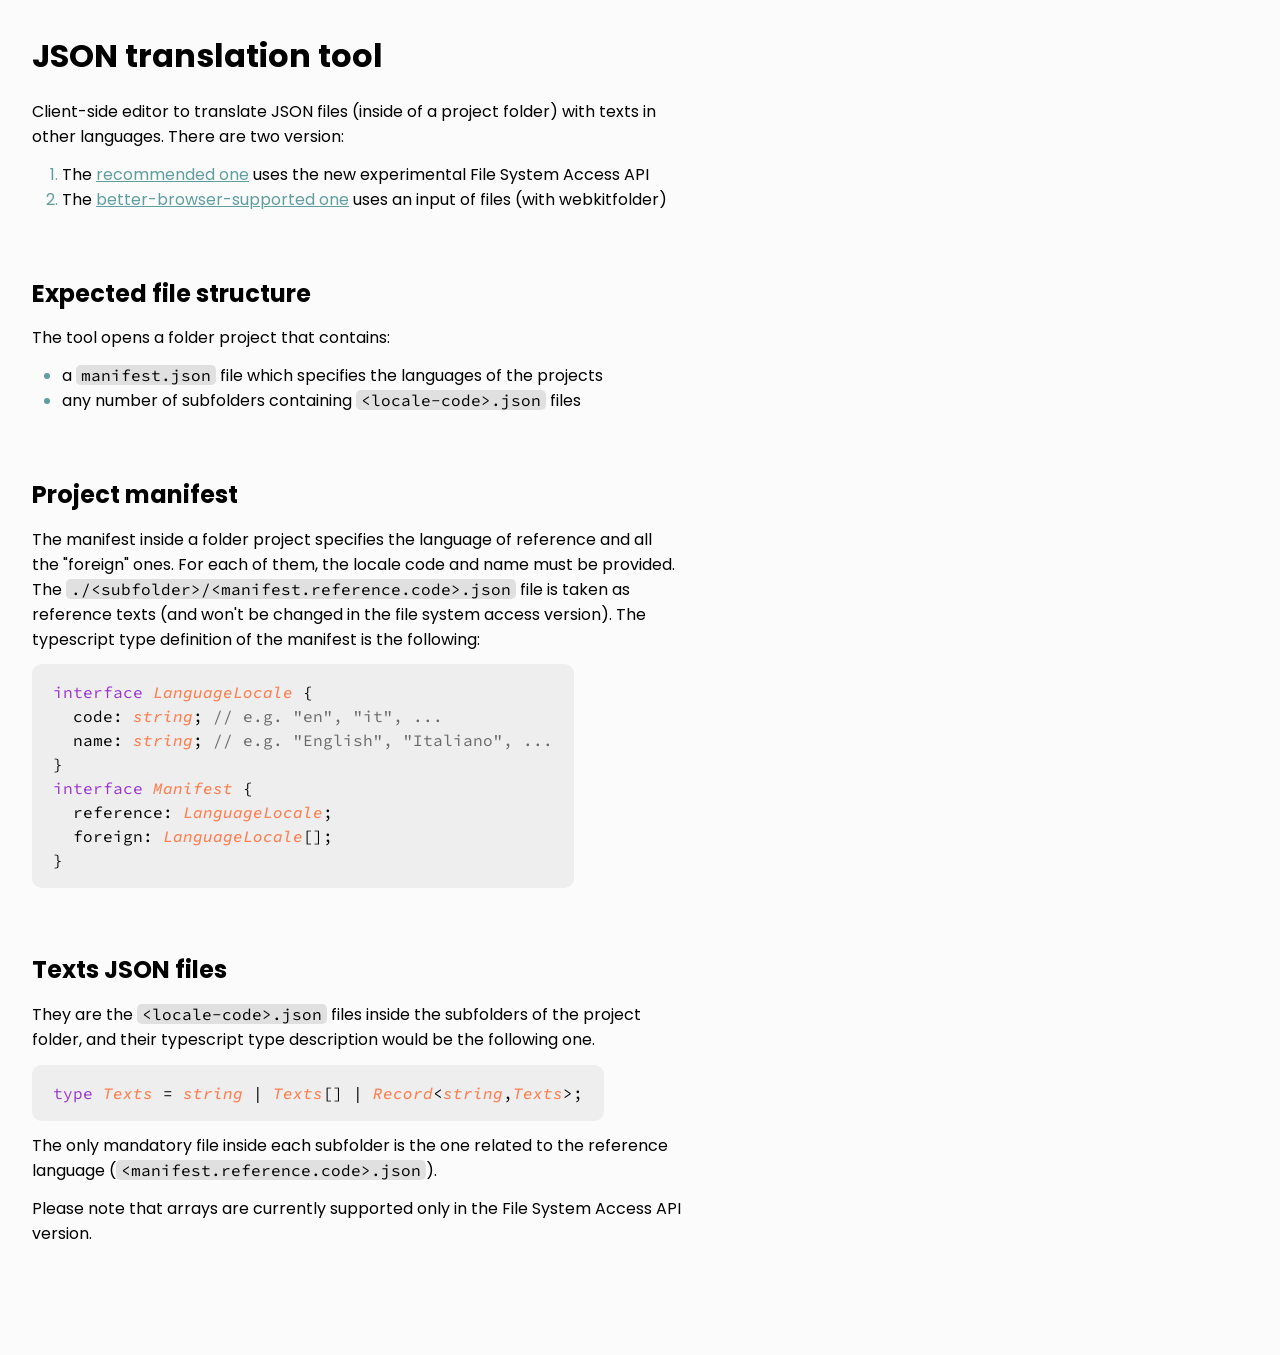
<file: index.html>
<!DOCTYPE html>
<html lang="en">
<head>
    <meta charset="UTF-8">
    <meta http-equiv="X-UA-Compatible" content="IE=edge">
    <meta name="viewport" content="width=device-width, initial-scale=1.0">
    <title>JSON translation tool</title>
    <style>
        @import url('https://fonts.googleapis.com/css2?family=Poppins:wght@400;700&family=Source+Code+Pro:ital,wght@0,400;1,500&display=swap');
        * {
            margin: 0;
            padding: 0;
            box-sizing: border-box;
            font-family: "Poppins", sans-serif;
        }
        body {
            background-color: #fbfbfb;
            padding: 2rem;
            padding-bottom: 6rem;
        }
        h1,h2 {margin-bottom: .6em;}
        section {margin-top: 4rem;}
        p,ol,ul {
            max-width: 65ch;
            margin-bottom: .8rem;
        }
        ol,ul {padding-left: 3ch;}
        li::marker, a {color: cadetblue;}
        span.filename {
            font-family: 'Source Code Pro', monospace;
            background-color: #e0e0e0;
            border-radius: .3em;
            padding-inline: .3em;
        }
        code {
            display: block;
            width: fit-content;
            padding: 1rem 1.3rem;
            border-radius: .6rem;
            background-color: #eee;
            font-family: 'Source Code Pro', monospace;
            margin-bottom: .8rem;
            line-height: 1.5em;
        }
        code * {font-family: 'Source Code Pro', monospace;}
        .keyword {color: darkorchid;}
        .comment {color: dimgrey;}
        .type {
            color: coral;
            font-style: italic;
            font-weight: 500;
        }
    </style>
</head>
<body>
    <h1>JSON translation tool</h1>
    <p>Client-side editor to translate JSON files (inside of a project folder) with texts in other languages. There are two version:</p>
    <ol>
        <li>The <a href="./file-system-access/index.html">recommended one</a> uses the new experimental File System Access API</li>
        <li>The <a href="./input-file/index.html">better-browser-supported one</a> uses an input of files (with webkitfolder)</li>
    </ol>

    <section aria-labelledby="file-structure">
        <h2 id="file-structure">Expected file structure</h2>
        <p>The tool opens a folder project that contains:</p>
        <ul>
            <li>a <span class="filename">manifest.json</span> file which specifies the languages of the projects</li>
            <li>any number of subfolders containing <span class="filename">&lt;locale-code&gt;.json</span> files</li>
        </ul>
    </section>
    <section aria-labelledby="manifest">
        <h2 id="manifest">Project manifest</h2>
        <p>The manifest inside a folder project specifies the language of reference and all the "foreign" ones. For each of them, the locale code and name must be provided. The <span class="filename">./&lt;subfolder&gt;/<wbr>&lt;manifest.reference.code&gt;.json</span> file is taken as reference texts (and won't be changed in the file system access version). The typescript type definition of the manifest is the following:</p>
        <code>
            <span class="keyword">interface</span> <span class="type">LanguageLocale</span> {<br>
            &nbsp;&nbsp;code: <span class="type">string</span>; <span class="comment">// e.g. "en", "it", ...</span><br>
            &nbsp;&nbsp;name: <span class="type">string</span>; <span class="comment">// e.g. "English", "Italiano", ...</span><br>
            }<br>
            <span class="keyword">interface</span> <span class="type">Manifest</span> {<br>
            &nbsp;&nbsp;reference: <span class="type">LanguageLocale</span>;<br>
            &nbsp;&nbsp;foreign: <span class="type">LanguageLocale</span>[];<br>
            }
        </code>
    </section>
    <section aria-labelledby="texts">
        <h2 id="texts">Texts JSON files</h2>
        <p>They are the <span class="filename">&lt;locale-code&gt;.json</span> files inside the subfolders of the project folder, and their typescript type description would be the following one.</p>
        <code>
            <span class="keyword">type</span> <span class="type">Texts</span> = <span class="type">string</span> | <span class="type">Texts</span>[] | <span class="type">Record</span>&lt;<span class="type">string</span>,<span class="type">Texts</span>&gt;;<br>
            <!-- <span class="keyword">interface</span> <span class="type">Texts</span> {<br>
            &nbsp;&nbsp;[key: <span class="type">string</span>]: <span class="type">string</span>|<span class="type">Texts</span>;<br>
            }  -->
        </code>
        <p>The only mandatory file inside each subfolder is the one related to the reference language (<span class="filename">&lt;manifest.reference.code&gt;.json</span>).</p>
        <p>Please note that arrays are currently supported only in the File System Access API version.</p>
    </section>
</body>
</html>
</file>
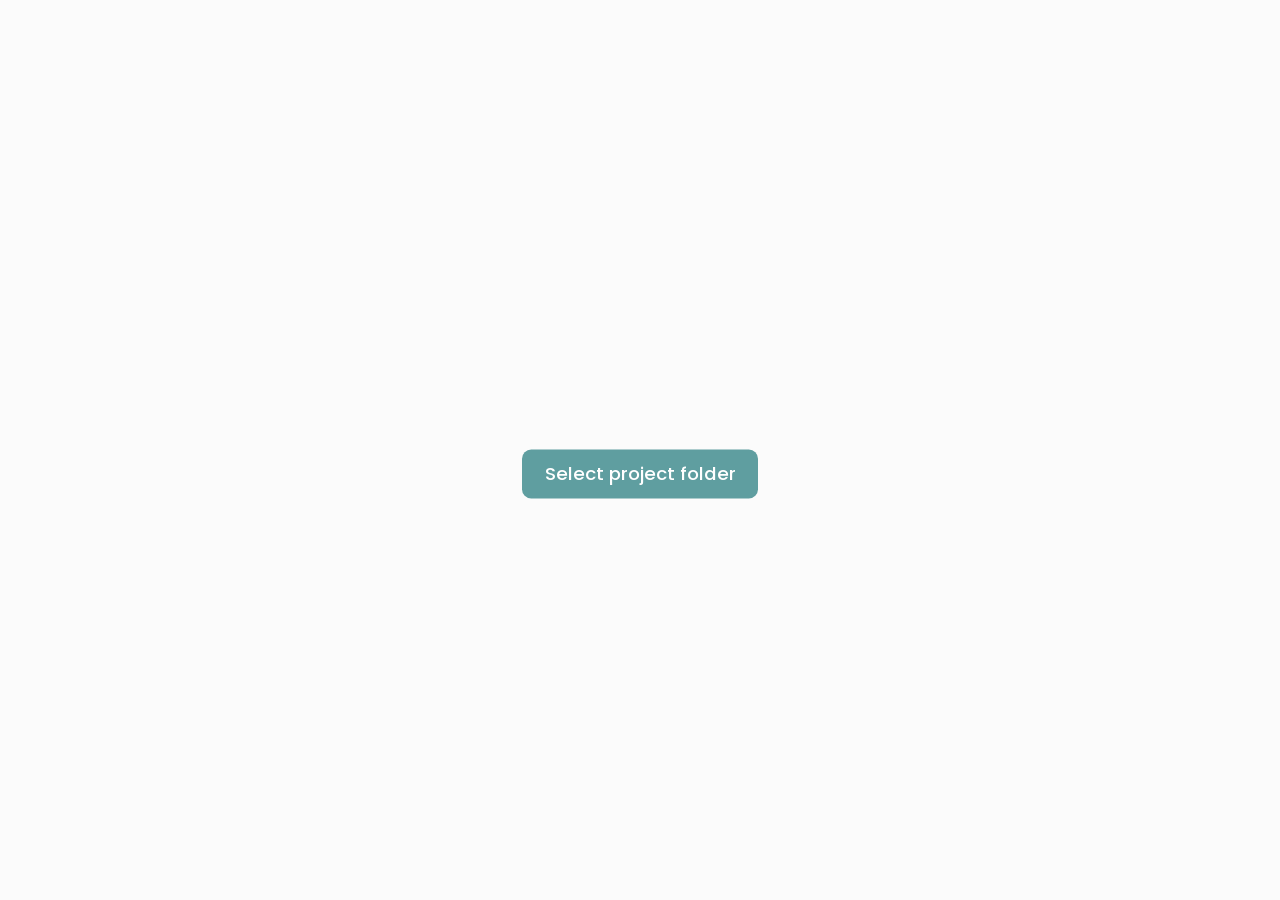
<file: file-system-access/index.html>
<!DOCTYPE html>
<html lang="en">
<head>
    <meta charset="UTF-8">
    <meta http-equiv="X-UA-Compatible" content="IE=edge">
    <meta name="viewport" content="width=device-width, initial-scale=1.0">
    <title>JSON translation tool - FSA</title>
    <link rel="stylesheet" href="../style.css">
    <style>
        body.blur { opacity: .5; }
    </style>
</head>
<body>
    <form id="selection" class="hidden">
        <fieldset>
            <legend>Folder</legend>
            <select id="folder" name="folder"></select>
        </fieldset>
        <fieldset id="languages">
            <legend>Lingue</legend>
        </fieldset>
        <button type="submit">Edit</button>
    </form>
    <div id="grid"></div>
    <button id="confirm" type="button" class="hidden" disabled>Confirm</button>

    <script src="./script.js" defer></script>
</body>
</html>
</file>
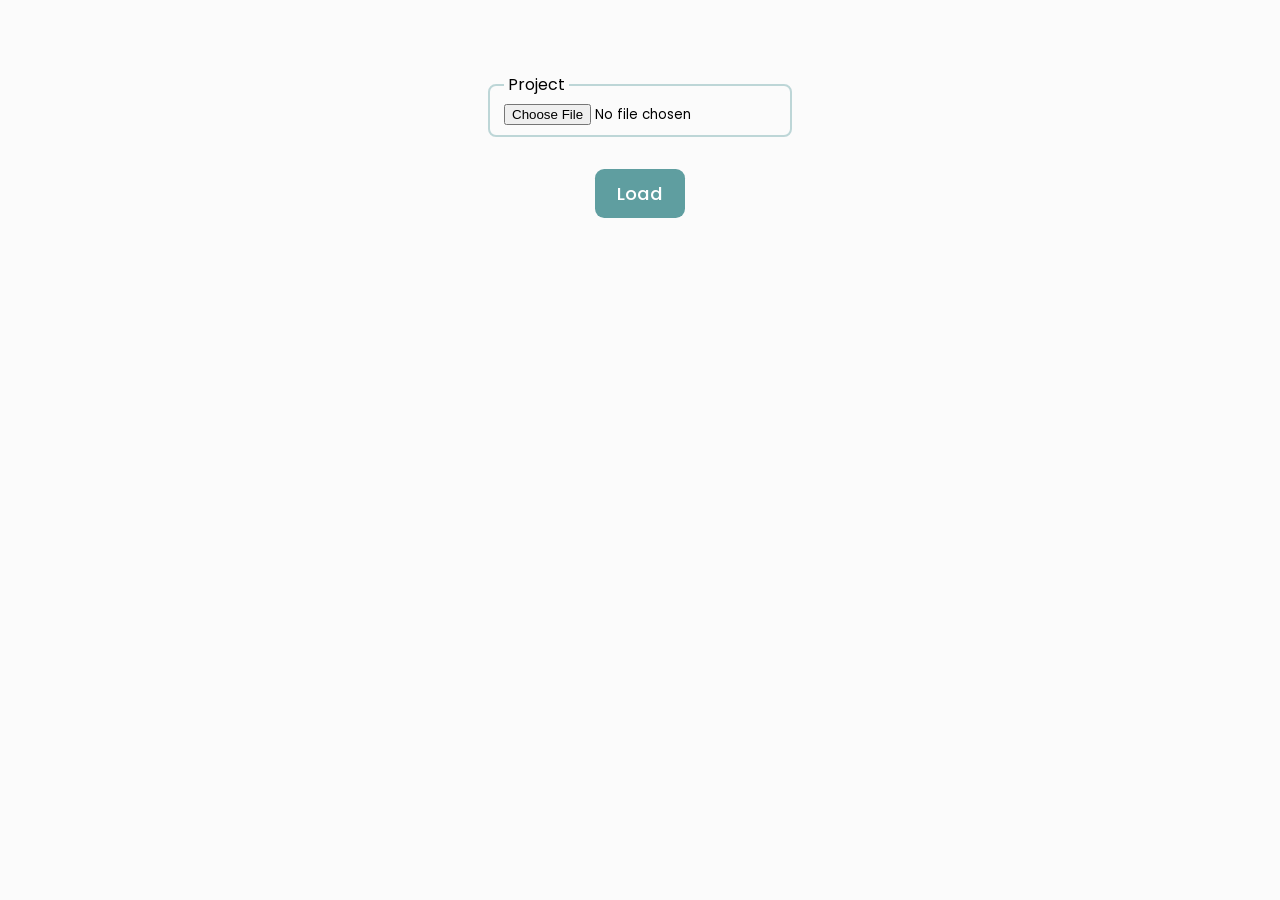
<file: input-file/index.html>
<!DOCTYPE html>
<html lang="en">
<head>
    <meta charset="UTF-8">
    <meta http-equiv="X-UA-Compatible" content="IE=edge">
    <meta name="viewport" content="width=device-width, initial-scale=1.0">
    <title>JSON translation tool - input file</title>
    <link rel="stylesheet" href="../style.css">
    <style>
        input[type="text"].short {
            width: 20ch;
        }
        #confirm:disabled {
            display: none;
        }
        #downloads {
            display: flex;
            flex-direction: column;
            margin-top: 2rem;
            margin-bottom: 2rem;
        }
    </style>
</head>
<body>
    <form class="hideable" id="project">
        <fieldset>
            <legend>Project</legend>
            <input type="file" webkitdirectory>
        </fieldset>
        <button type="submit">Load</button>
    </form>

    <form class="hidden" id="selection">
        <fieldset>
            <legend>Folder</legend>
            <select id="folder" name="folder"></select>
        </fieldset>
        <fieldset id="languages">
            <legend>Lingue</legend>
        </fieldset>
        <button type="submit">Edit</button>
    </form>

    <div id="grid"></div>
    <button id="confirm" type="button" disabled>Confirm</button>
    <div id="results" class="hidden">
        <h3>Download the files</h3>
        <div id="downloads"></div>
        <button type="button" id="back">Back</button>
    </div>
    <script src="./script.js" defer></script>
</body>
</html>
</file>
<file: style.css>
@import url('https://fonts.googleapis.com/css2?family=Poppins:wght@400;500;600;700&display=swap');
* {
    margin: 0;
    padding: 0;
    box-sizing: border-box;
    font-family: "Poppins", sans-serif;
}
body {
    background-color: #fbfbfb;
    padding: 1.5rem;
    padding-bottom: 6rem;
}
form {
    max-width: fit-content;
    margin: 3rem auto;
}
fieldset {
    padding: .25rem .9rem .55rem;
    margin-bottom: 1rem;
    border-color: rgba(95, 158, 160, .4);
    border-style: solid;
    border-radius: .5rem;
}
legend {
    padding-inline: .4ch;
}
select {
    font-size: 1rem;
    font-family: inherit;
    border: none;
    background-color: transparent;
    cursor: pointer;
}
button[type="submit"] {
    display: block;
    margin: 2rem auto;
}
button {
    font-size: 1.15rem;
    font-weight: 500;
    border: none;
    border-radius: .5em;
    background-color: cadetblue;
    color: white;
    padding: .6em 1.2em;
    cursor: pointer;
}
.center {
    display: block;
    width: fit-content;
    margin: 50vh auto 0 auto;
    transform: translateY(-50%);
}
#grid {
    --cols: 1;
    display: grid;
    grid-template-columns: minmax(25ch, auto) repeat(var(--cols), 30ch);
    align-items: center;
    margin-left: auto;
    margin-right: auto;
    width: fit-content;
}
.head {
    font-size: 2rem;
    text-align: center;
    font-weight: 700;
    color: cadetblue;
    position: sticky;
    top: 1.5rem;
    background-color: #fbfbfb;
    z-index: 10;
    border-bottom: 2px solid #c0c0c0;
    margin-bottom: 1rem;
}
.head::before {
    content: '';
    position: absolute;
    top: -1.5rem;
    left: 0;
    height: 1.51rem;
    width: 100%;
    background-color: #fbfbfb;
}
.subsec {
    grid-column: 1/-1;
    font-size: 1.3rem;
    font-weight: 600;
    color: #aaa;
    /* margin-top: 2.5rem;
    margin-bottom: 1rem; */
    width: fit-content;
}
.ref {
    grid-column: 1;
    justify-self: start;
    padding-right: 1.5rem;
    max-width: 35ch;
}
.subsec, .ref {
    --nesting: 0;
    padding-left: calc(var(--nesting) * 1.5rem);
}
.field { padding: .3rem; }
.field.missing { position: relative; }
.field.missing::after {
    content: '!';
    position: absolute;
    right: .8rem;
    top: calc(.6rem + 2px);
    color: rgb(156, 24, 51);
    font-weight: 800;
    font-size: 1rem;
}
textarea,
input[type="text"] {
    font-family: inherit;
    font-size: 1rem;
    font-weight: 400;
    padding: .3em .5em;
    border-radius: .3em;
    border: 2px solid #ddd;
    background-color: white;
    width: 100%;
}
textarea:focus,
input[type="text"]:focus {
    border-color: cadetblue;
    outline: none;
}
textarea {
    resize: vertical;
    min-height: 4rem;
    scrollbar-width: thin;
}
textarea::-webkit-scrollbar {
    width: .5rem;
}
textarea::-webkit-scrollbar-thumb {
    background-color: #ddd;
    box-shadow: inset white 0 0 0 .1rem;
    border-radius: .25rem;
}
#confirm {
    position: fixed;
    z-index: 100;
    right: 1.5rem;
    bottom: 1.5rem;
}
.hidden { display: none; }
.error {
    color: rgb(156, 24, 51);
    font-size: 1.2rem;
    font-weight: 500;
}
</file>
